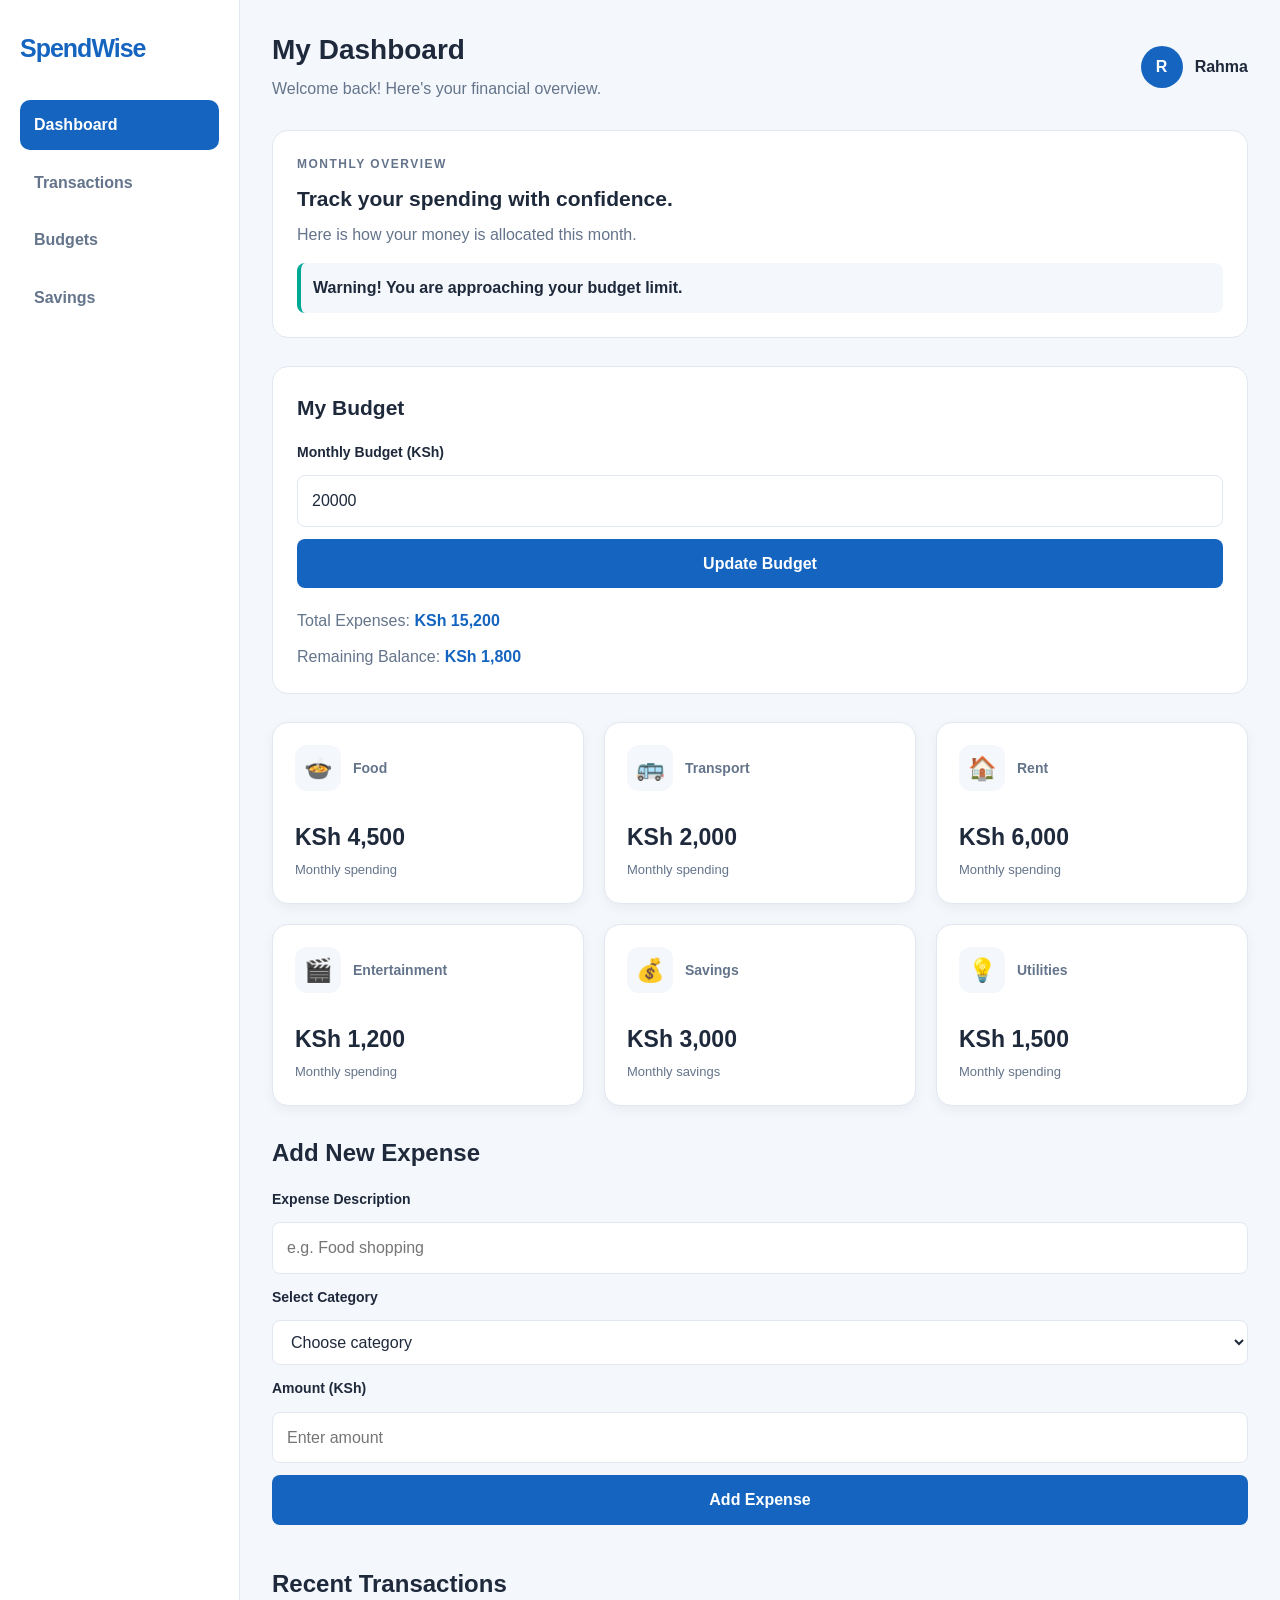
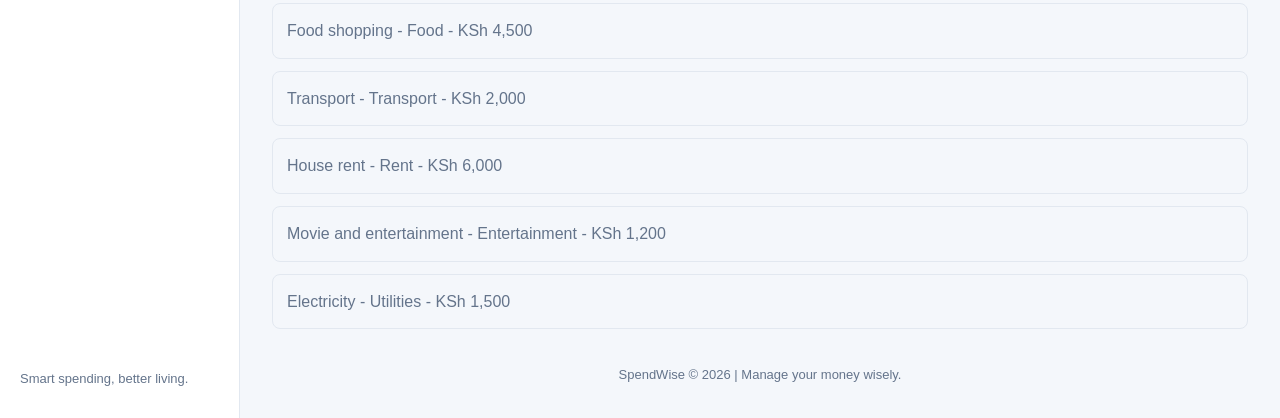
<file: index.html>
<!DOCTYPE html>
<html lang="en">
<head>
    <meta charset="UTF-8">
    <meta name="viewport" content="width=device-width, initial-scale=1.0">
    <title>SpendWise Dashboard</title>
    <link rel="stylesheet" href="style.css">
</head>

<body>
<div class="dashboard">

    <!-- Sidebar -->
    <aside class="sidebar">
        <h2 class="logo">SpendWise</h2>

        <nav class="navigation">
            <a href="#" class="nav-link active">Dashboard</a>
            <a href="#activity" class="nav-link">Transactions</a>
            <a href="#budget-section" class="nav-link">Budgets</a>
            <a href="#savings-card" class="nav-link">Savings</a>
        </nav>

        <div class="sidebar-footer">
            <p>Smart spending, better living.</p>
        </div>
    </aside>

    <!-- Main Content -->
    <main class="main-content">

        <!-- Header -->
        <header class="header">
            <div class="welcome">
                <h1>My Dashboard</h1>
                <p>Welcome back! Here's your financial overview.</p>
            </div>

            <div class="profile">
                <span class="profile-avatar">R</span>
                <span>Rahma</span>
            </div>
        </header>

        <!-- Summary -->
        <section class="summary">
            <p class="section-label">MONTHLY OVERVIEW</p>
            <h2>Track your spending with confidence.</h2>
            <p>Here is how your money is allocated this month.</p>

            <div id="budget-status" role="status" aria-live="polite">
                Welcome to SpendWise!
            </div>
        </section>

        <!-- Budget Summary -->
        <section class="summary" id="budget-section">
            <h2>My Budget</h2>

            <form id="budget-form">
                <label for="monthly-budget">Monthly Budget (KSh)</label>

                <input
                    type="number"
                    id="monthly-budget"
                    value="20000"
                    min="1"
                    required
                >

                <button type="submit">Update Budget</button>
            </form>

            <p>Total Expenses:
                <strong id="total-expenses">KSh 0</strong>
            </p>

            <p>Remaining Balance:
                <strong id="remaining-balance">KSh 0</strong>
            </p>
        </section>

        <!-- Expense Category Cards -->
        <section class="categories">

            <article class="category-card">
                <div class="card-top">
                    <span class="category-icon">🍲</span>
                    <span class="card-label">Food</span>
                </div>
                <div class="card-bottom">
                    <h3 id="food-total">KSh 0</h3>
                    <p>Monthly spending</p>
                </div>
            </article>

            <article class="category-card">
                <div class="card-top">
                    <span class="category-icon">🚌</span>
                    <span class="card-label">Transport</span>
                </div>
                <div class="card-bottom">
                    <h3 id="transport-total">KSh 0</h3>
                    <p>Monthly spending</p>
                </div>
            </article>

            <article class="category-card">
                <div class="card-top">
                    <span class="category-icon">🏠</span>
                    <span class="card-label">Rent</span>
                </div>
                <div class="card-bottom">
                    <h3 id="rent-total">KSh 0</h3>
                    <p>Monthly spending</p>
                </div>
            </article>

            <article class="category-card">
                <div class="card-top">
                    <span class="category-icon">🎬</span>
                    <span class="card-label">Entertainment</span>
                </div>
                <div class="card-bottom">
                    <h3 id="entertainment-total">KSh 0</h3>
                    <p>Monthly spending</p>
                </div>
            </article>

            <article class="category-card" id="savings-card">
                <div class="card-top">
                    <span class="category-icon">💰</span>
                    <span class="card-label">Savings</span>
                </div>
                <div class="card-bottom">
                    <h3 id="savings-total">KSh 0</h3>
                    <p>Monthly savings</p>
                </div>
            </article>

            <article class="category-card">
                <div class="card-top">
                    <span class="category-icon">💡</span>
                    <span class="card-label">Utilities</span>
                </div>
                <div class="card-bottom">
                    <h3 id="utilities-total">KSh 0</h3>
                    <p>Monthly spending</p>
                </div>
            </article>

        </section>

        <!-- Add Expense Form -->
        <section class="activity">
            <h2>Add New Expense</h2>

            <form id="expense-form">

                <label for="expense-description">
                    Expense Description
                </label>

                <input
                    type="text"
                    id="expense-description"
                    placeholder="e.g. Food shopping"
                    required
                >

                <label for="expense-category">
                    Select Category
                </label>

                <select id="expense-category" required>
                    <option value="">Choose category</option>
                    <option value="Food">Food</option>
                    <option value="Transport">Transport</option>
                    <option value="Rent">Rent</option>
                    <option value="Entertainment">Entertainment</option>
                    <option value="Utilities">Utilities</option>
                </select>

                <label for="expense-amount">
                    Amount (KSh)
                </label>

                <input
                    type="number"
                    id="expense-amount"
                    placeholder="Enter amount"
                    min="1"
                    step="0.01"
                    required
                >

                <button type="submit">Add Expense</button>

            </form>

            <p id="form-message" role="status" aria-live="polite"></p>
        </section>

        <!-- Recent Activity -->
        <section class="activity" id="activity">
            <h2>Recent Transactions</h2>

            <ul id="transaction-list">
                <li>No transactions yet.</li>
            </ul>
        </section>

        <!-- Footer -->
        <footer class="page-footer">
            <p>SpendWise © 2026 | Manage your money wisely.</p>
        </footer>

    </main>
</div>

<script src="script.js"></script>

</body>
</html>
</file>
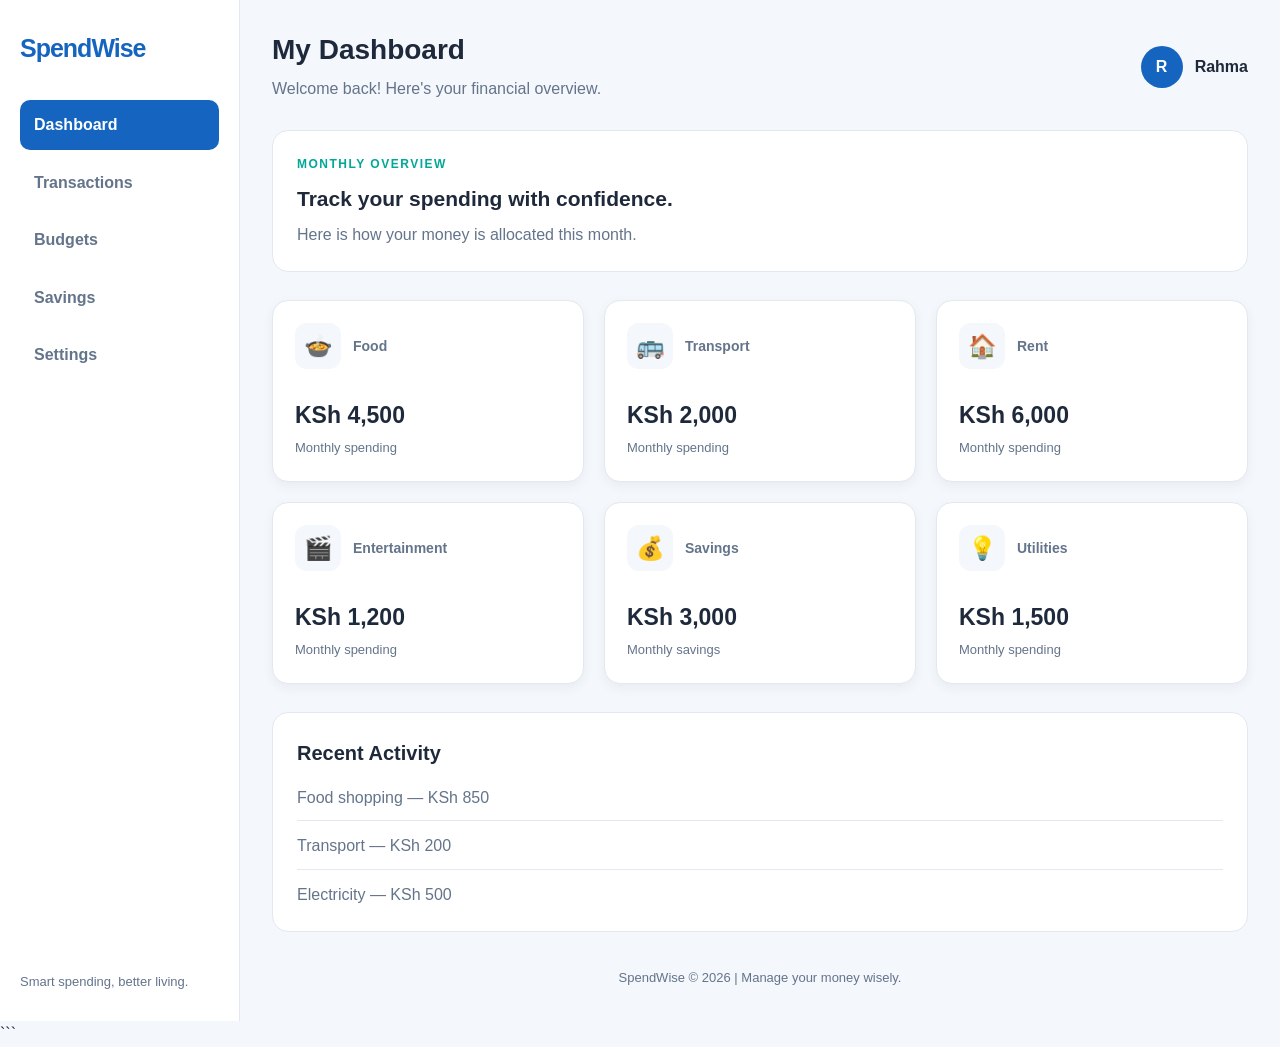
<file: spendwise-dashboard/index.html>
<!DOCTYPE html>
<html lang="en">
<head>
    <meta charset="UTF-8">
    <meta name="viewport" content="width=device-width, initial-scale=1.0">
    <title>SpendWise Dashboard</title>
    <link rel="stylesheet" href="style.css">
</head>
<body>

    <div class="dashboard">

        <!-- Sidebar -->
        <aside class="sidebar">
            <h2 class="logo">SpendWise</h2>

            <nav class="navigation">
                <a href="#" class="nav-link active">Dashboard</a>
                <a href="#" class="nav-link">Transactions</a>
                <a href="#" class="nav-link">Budgets</a>
                <a href="#" class="nav-link">Savings</a>
                <a href="#" class="nav-link">Settings</a>
            </nav>

            <div class="sidebar-footer">
                <p>Smart spending, better living.</p>
            </div>
        </aside>

        <!-- Main Content -->
        <main class="main-content">

            <!-- Header -->
            <header class="header">
                <div class="welcome">
                    <h1>My Dashboard</h1>
                    <p>Welcome back! Here's your financial overview.</p>
                </div>

                <div class="profile">
                    <span class="profile-avatar">R</span>
                    <span>Rahma</span>
                </div>
            </header>

            <!-- Summary -->
            <section class="summary">
                <p class="section-label">MONTHLY OVERVIEW</p>
                <h2>Track your spending with confidence.</h2>
                <p>Here is how your money is allocated this month.</p>
            </section>

            <!-- Expense Category Cards -->
            <section class="categories">
                <article class="category-card" tabindex="0">
                    <div class="card-top">
                        <span class="category-icon">🍲</span>
                        <span class="card-label">Food</span>
                    </div>
                    <div class="card-bottom">
                        <h3>KSh 4,500</h3>
                        <p>Monthly spending</p>
                    </div>
                </article>

                <article class="category-card" tabindex="0">
                    <div class="card-top">
                        <span class="category-icon">🚌</span>
                        <span class="card-label">Transport</span>
                    </div>
                    <div class="card-bottom">
                        <h3>KSh 2,000</h3>
                        <p>Monthly spending</p>
                    </div>
                </article>

                <article class="category-card" tabindex="0">
                    <div class="card-top">
                        <span class="category-icon">🏠</span>
                        <span class="card-label">Rent</span>
                    </div>
                    <div class="card-bottom">
                        <h3>KSh 6,000</h3>
                        <p>Monthly spending</p>
                    </div>
                </article>

                <article class="category-card" tabindex="0">
                    <div class="card-top">
                        <span class="category-icon">🎬</span>
                        <span class="card-label">Entertainment</span>
                    </div>
                    <div class="card-bottom">
                        <h3>KSh 1,200</h3>
                        <p>Monthly spending</p>
                    </div>
                </article>

                <article class="category-card" tabindex="0">
                    <div class="card-top">
                        <span class="category-icon">💰</span>
                        <span class="card-label">Savings</span>
                    </div>
                    <div class="card-bottom">
                        <h3>KSh 3,000</h3>
                        <p>Monthly savings</p>
                    </div>
                </article>

                <article class="category-card" tabindex="0">
                    <div class="card-top">
                        <span class="category-icon">💡</span>
                        <span class="card-label">Utilities</span>
                    </div>
                    <div class="card-bottom">
                        <h3>KSh 1,500</h3>
                        <p>Monthly spending</p>
                    </div>
                </article>
            </section>

            <!-- Recent Activity -->
            <section class="activity">
                <h2>Recent Activity</h2>
                <p>Food shopping — KSh 850</p>
                <p>Transport — KSh 200</p>
                <p>Electricity — KSh 500</p>
            </section>

            <footer class="page-footer">
                <p>SpendWise © 2026 | Manage your money wisely.</p>
            </footer>

        </main>
    </div>

</body>
</html>
```
</file>
<file: style.css>
/* ========================================
   1. THEME COLORS
======================================== */

:root {
    --brand-color: #1565c0;
    --accent-color: #00a896;
    --background-color: #f4f7fb;
    --surface-color: #ffffff;
    --primary-text: #1e293b;
    --secondary-text: #64748b;
    --border-color: #e2e8f0;
    --card-shadow: 0 4px 12px rgba(15, 23, 42, 0.05);
}

/* ========================================
   2. GENERAL PAGE STYLES
======================================== */

* {
    box-sizing: border-box;
    margin: 0;
    padding: 0;
}

body {
    font-family: Arial, Helvetica, sans-serif;
    background-color: var(--background-color);
    color: var(--primary-text);
    line-height: 1.6;
}

a {
    color: inherit;
    text-decoration: none;
}

button,
input,
select {
    font: inherit;
}

/* ========================================
   3. MAIN DASHBOARD LAYOUT
======================================== */

.dashboard {
    display: grid;
    grid-template-columns: 240px minmax(0, 1fr);
    min-height: 100vh;
}

/* ========================================
   4. SIDEBAR
======================================== */

.sidebar {
    display: flex;
    flex-direction: column;
    gap: 32px;
    padding: 28px 20px;
    background-color: var(--surface-color);
    border-right: 1px solid var(--border-color);
}

.logo {
    color: var(--brand-color);
    font-size: 25px;
    font-weight: 800;
    letter-spacing: -1px;
}

.navigation {
    display: flex;
    flex-direction: column;
    gap: 8px;
}

.nav-link {
    display: flex;
    align-items: center;
    padding: 12px 14px;
    border-radius: 10px;
    color: var(--secondary-text);
    font-weight: 600;
    transition: background-color 200ms ease, color 200ms ease;
}

.nav-link:hover,
.nav-link:focus-visible {
    background-color: var(--background-color);
    color: var(--brand-color);
    outline: 2px solid var(--brand-color);
    outline-offset: 2px;
}

.nav-link.active {
    background-color: var(--brand-color);
    color: #ffffff;
}

.sidebar-footer {
    margin-top: auto;
    color: var(--secondary-text);
    font-size: 13px;
}

/* ========================================
   5. MAIN CONTENT
======================================== */

.main-content {
    display: flex;
    flex-direction: column;
    gap: 28px;
    min-width: 0;
    padding: 32px;
}

/* ========================================
   6. HEADER
======================================== */

.header {
    display: flex;
    justify-content: space-between;
    align-items: center;
    flex-wrap: wrap;
    gap: 18px;
}

.welcome h1 {
    font-size: 28px;
    line-height: 1.3;
}

.welcome p {
    margin-top: 8px;
    color: var(--secondary-text);
}

.profile {
    display: flex;
    align-items: center;
    gap: 12px;
    font-weight: 700;
}

.profile-avatar {
    display: flex;
    justify-content: center;
    align-items: center;
    width: 42px;
    height: 42px;
    border-radius: 50%;
    background-color: var(--brand-color);
    color: #ffffff;
}

/* ========================================
   7. MONTHLY SUMMARY
======================================== */

.summary {
    padding: 24px;
    background-color: var(--surface-color);
    border: 1px solid var(--border-color);
    border-radius: 16px;
}

.section-label {
    margin-bottom: 8px;
    color: var(--accent-color);
    font-size: 12px;
    font-weight: 800;
    letter-spacing: 1.5px;
}

.summary h2 {
    margin-bottom: 6px;
    font-size: 21px;
}

.summary > p {
    color: var(--secondary-text);
}

#budget-status {
    margin-top: 16px;
    padding: 12px;
    background-color: var(--background-color);
    border-left: 4px solid var(--accent-color);
    border-radius: 8px;
    font-weight: 600;
}

/* ========================================
   8. CATEGORY CARDS
======================================== */

.categories {
    display: grid;
    grid-template-columns: repeat(3, minmax(0, 1fr));
    gap: 20px;
}

.category-card {
    display: flex;
    flex-direction: column;
    justify-content: space-between;
    gap: 28px;
    min-width: 0;
    padding: 22px;
    background-color: var(--surface-color);
    border: 1px solid var(--border-color);
    border-radius: 16px;
    box-shadow: var(--card-shadow);
    transition: transform 200ms ease, box-shadow 200ms ease;
}

.category-card:hover,
.category-card:focus-visible {
    transform: translateY(-4px);
    box-shadow: 0 10px 24px rgba(15, 23, 42, 0.12);
}

.category-card:focus-visible {
    outline: 3px solid var(--brand-color);
    outline-offset: 3px;
}

.card-top {
    display: flex;
    align-items: center;
    gap: 12px;
    flex-wrap: wrap;
}

.category-icon {
    display: flex;
    justify-content: center;
    align-items: center;
    width: 46px;
    height: 46px;
    border-radius: 12px;
    background-color: var(--background-color);
    font-size: 23px;
}

.card-label {
    color: var(--secondary-text);
    font-size: 14px;
    font-weight: 600;
}

.card-bottom h3 {
    font-size: 23px;
    overflow-wrap: anywhere;
}

.card-bottom p {
    margin-top: 4px;
    color: var(--secondary-text);
    font-size: 13px;
}

/* ========================================
   9. FORMS AND INPUT FIELDS
======================================== */

#budget-form,
#expense-form {
    display: flex;
    flex-direction: column;
    gap: 12px;
    margin-top: 16px;
}

#budget-form {
    margin-bottom: 20px;
}

label {
    font-size: 14px;
    font-weight: 700;
    color: var(--primary-text);
}

input,
select {
    width: 100%;
    padding: 12px 14px;
    border: 1px solid var(--border-color);
    border-radius: 8px;
    background-color: var(--surface-color);
    color: var(--primary-text);
    outline: none;
    transition: border-color 200ms ease;
}

input:focus,
select:focus {
    border-color: var(--brand-color);
    outline: 2px solid rgba(21, 101, 192, 0.15);
}

/* ========================================
   10. BUTTONS
======================================== */

button {
    padding: 12px 18px;
    border: none;
    border-radius: 8px;
    background-color: var(--brand-color);
    color: #ffffff;
    font-weight: 700;
    cursor: pointer;
    transition: background-color 200ms ease, transform 200ms ease;
}

button:hover {
    background-color: #0d47a1;
    transform: translateY(-2px);
}

button:focus-visible {
    outline: 3px solid var(--accent-color);
    outline-offset: 3px;
}

/* ========================================
   11. FORM MESSAGES
======================================== */

#form-message {
    margin-top: 12px;
    color: var(--accent-color);
    font-weight: 600;
}

/* ========================================
   12. BUDGET SUMMARY
======================================== */

#budget-section > p {
    margin-top: 10px;
    color: var(--secondary-text);
}

#budget-section strong {
    color: var(--brand-color);
}

/* ========================================
   13. TRANSACTION LIST
======================================== */

#transaction-list {
    display: flex;
    flex-direction: column;
    gap: 12px;
    list-style: none;
}

#transaction-list li {
    padding: 14px;
    background-color: var(--background-color);
    border: 1px solid var(--border-color);
    border-radius: 8px;
    color: var(--secondary-text);
    overflow-wrap: anywhere;
}

/* ========================================
   14. FOOTER
======================================== */

.page-footer {
    margin-top: auto;
    padding-top: 8px;
    color: var(--secondary-text);
    font-size: 13px;
    text-align: center;
}

/* ========================================
   15. RESPONSIVE DESIGN
======================================== */

@media (max-width: 767px) {

    .dashboard {
        grid-template-columns: minmax(0, 1fr);
    }

    .sidebar {
        gap: 18px;
        padding: 20px;
        border-right: none;
        border-bottom: 1px solid var(--border-color);
    }

    .navigation {
        flex-direction: row;
        flex-wrap: wrap;
    }

    .nav-link {
        padding: 9px 12px;
        font-size: 14px;
    }

    .sidebar-footer {
        margin-top: 0;
    }

    .main-content {
        gap: 22px;
        padding: 20px;
    }

    .categories {
        grid-template-columns: minmax(0, 1fr);
    }

    .header {
        align-items: flex-start;
    }

    .welcome h1 {
        font-size: 24px;
    }

    .summary {
        padding: 20px;
    }
}

/* ========================================
   16. DARK THEME
======================================== */

@media (prefers-color-scheme: dark) {

    :root {
        --brand-color: #60a5fa;
        --accent-color: #5eead4;
        --background-color: #0f172a;
        --surface-color: #1e293b;
        --primary-text: #f1f5f9;
        --secondary-text: #cbd5e1;
        --border-color: #334155;
        --card-shadow: 0 4px 12px rgba(0, 0, 0, 0.2);
    }

    button:hover {
        background-color: #2563eb;
    }
}
</file>
<file: spendwise-dashboard/style.css>
/* ========================================
   1. THEME COLORS (CSS CUSTOM PROPERTIES)
======================================== */

:root {
    --brand-color: #1565c0;
    --accent-color: #00a896;
    --background-color: #f4f7fb;
    --surface-color: #ffffff;
    --primary-text: #1e293b;
    --secondary-text: #64748b;
    --border-color: #e2e8f0;
    --card-shadow: 0 4px 12px rgba(15, 23, 42, 0.05);
}

/* ========================================
   2. GENERAL PAGE STYLES
======================================== */

* {
    box-sizing: border-box;
    margin: 0;
    padding: 0;
}

body {
    font-family: Arial, Helvetica, sans-serif;
    background-color: var(--background-color);
    color: var(--primary-text);
    line-height: 1.6;
}

a {
    color: inherit;
    text-decoration: none;
}

/* ========================================
   3. MAIN DASHBOARD LAYOUT (CSS GRID)
======================================== */

.dashboard {
    display: grid;
    grid-template-columns: 240px minmax(0, 1fr);
    min-height: 100vh;
}

/* ========================================
   4. SIDEBAR (FLEXBOX)
======================================== */

.sidebar {
    display: flex;
    flex-direction: column;
    gap: 32px;
    padding: 28px 20px;
    background-color: var(--surface-color);
    border-right: 1px solid var(--border-color);
}

.logo {
    color: var(--brand-color);
    font-size: 25px;
    font-weight: 800;
    letter-spacing: -1px;
}

.navigation {
    display: flex;
    flex-direction: column;
    gap: 8px;
}

.nav-link {
    display: flex;
    align-items: center;
    padding: 12px 14px;
    border-radius: 10px;
    color: var(--secondary-text);
    font-weight: 600;
    transition: background-color 200ms ease,
                color 200ms ease;
}

.nav-link:hover,
.nav-link:focus-visible {
    background-color: var(--background-color);
    color: var(--brand-color);
    outline: 2px solid var(--brand-color);
    outline-offset: 2px;
}

.nav-link.active {
    background-color: var(--brand-color);
    color: #ffffff;
}

.sidebar-footer {
    margin-top: auto;
    color: var(--secondary-text);
    font-size: 13px;
}

/* ========================================
   5. MAIN CONTENT
======================================== */

.main-content {
    display: flex;
    flex-direction: column;
    gap: 28px;
    min-width: 0;
    padding: 32px;
}

/* ========================================
   6. HEADER (FLEXBOX)
======================================== */

.header {
    display: flex;
    justify-content: space-between;
    align-items: center;
    flex-wrap: wrap;
    gap: 18px;
}

.welcome h1 {
    font-size: 28px;
    line-height: 1.3;
}

.welcome p {
    margin-top: 8px;
    color: var(--secondary-text);
}

.profile {
    display: flex;
    align-items: center;
    gap: 12px;
    font-weight: 700;
}

.profile-avatar {
    display: flex;
    justify-content: center;
    align-items: center;
    width: 42px;
    height: 42px;
    border-radius: 50%;
    background-color: var(--brand-color);
    color: #ffffff;
}

/* ========================================
   7. MONTHLY SUMMARY
======================================== */

.summary {
    padding: 24px;
    background-color: var(--surface-color);
    border: 1px solid var(--border-color);
    border-radius: 16px;
}

.section-label {
    margin-bottom: 8px;
    color: var(--accent-color);
    font-size: 12px;
    font-weight: 800;
    letter-spacing: 1.5px;
}

.summary h2 {
    margin-bottom: 6px;
    font-size: 21px;
}

.summary > p:last-child {
    color: var(--secondary-text);
}

/* ========================================
   8. CATEGORY CARDS (CSS GRID)
======================================== */

.categories {
    display: grid;
    grid-template-columns: repeat(3, minmax(0, 1fr));
    gap: 20px;
}

.category-card {
    display: flex;
    flex-direction: column;
    justify-content: space-between;
    gap: 28px;
    min-width: 0;
    padding: 22px;
    background-color: var(--surface-color);
    border: 1px solid var(--border-color);
    border-radius: 16px;
    box-shadow: var(--card-shadow);

    transition: transform 200ms ease,
                box-shadow 200ms ease;
}

.category-card:hover,
.category-card:focus-visible {
    transform: translateY(-4px);
    box-shadow: 0 10px 24px rgba(15, 23, 42, 0.12);
}

.category-card:focus-visible {
    outline: 3px solid var(--brand-color);
    outline-offset: 3px;
}

.card-top {
    display: flex;
    align-items: center;
    gap: 12px;
    flex-wrap: wrap;
}

.category-icon {
    display: flex;
    justify-content: center;
    align-items: center;
    width: 46px;
    height: 46px;
    border-radius: 12px;
    background-color: var(--background-color);
    font-size: 23px;
}

.card-label {
    color: var(--secondary-text);
    font-size: 14px;
    font-weight: 600;
}

.card-bottom h3 {
    font-size: 23px;
    overflow-wrap: anywhere;
}

.card-bottom p {
    margin-top: 4px;
    color: var(--secondary-text);
    font-size: 13px;
}

/* ========================================
   9. RECENT ACTIVITY
======================================== */

.activity {
    display: flex;
    flex-direction: column;
    gap: 12px;
    padding: 24px;
    background-color: var(--surface-color);
    border: 1px solid var(--border-color);
    border-radius: 16px;
}

.activity h2 {
    margin-bottom: 4px;
    font-size: 20px;
}

.activity p {
    padding-bottom: 10px;
    border-bottom: 1px solid var(--border-color);
    color: var(--secondary-text);
}

.activity p:last-child {
    padding-bottom: 0;
    border-bottom: none;
}

/* ========================================
   10. FOOTER
======================================== */

.page-footer {
    margin-top: auto;
    padding-top: 8px;
    color: var(--secondary-text);
    font-size: 13px;
    text-align: center;
}

/* ========================================
   11. RESPONSIVE DESIGN (BELOW 768px)
======================================== */

@media (max-width: 767px) {
    .dashboard {
        grid-template-columns: minmax(0, 1fr);
    }

    .sidebar {
        gap: 18px;
        padding: 20px;
        border-right: none;
        border-bottom: 1px solid var(--border-color);
    }

    .navigation {
        flex-direction: row;
        flex-wrap: wrap;
    }

    .nav-link {
        padding: 9px 12px;
        font-size: 14px;
    }

    .sidebar-footer {
        margin-top: 0;
    }

    .main-content {
        gap: 22px;
        padding: 20px;
    }

    .categories {
        grid-template-columns: minmax(0, 1fr);
    }

    .header {
        align-items: flex-start;
    }

    .welcome h1 {
        font-size: 24px;
    }

    .summary {
        padding: 20px;
    }
}

/* ========================================
   12. DARK THEME (STRETCH GOAL)
======================================== */

@media (prefers-color-scheme: dark) {
    :root {
        --brand-color: #60a5fa;
        --accent-color: #5eead4;
        --background-color: #0f172a;
        --surface-color: #1e293b;
        --primary-text: #f1f5f9;
        --secondary-text: #cbd5e1;
        --border-color: #334155;
        --card-shadow: 0 4px 12px rgba(0, 0, 0, 0.2);
    }
}
</file>
